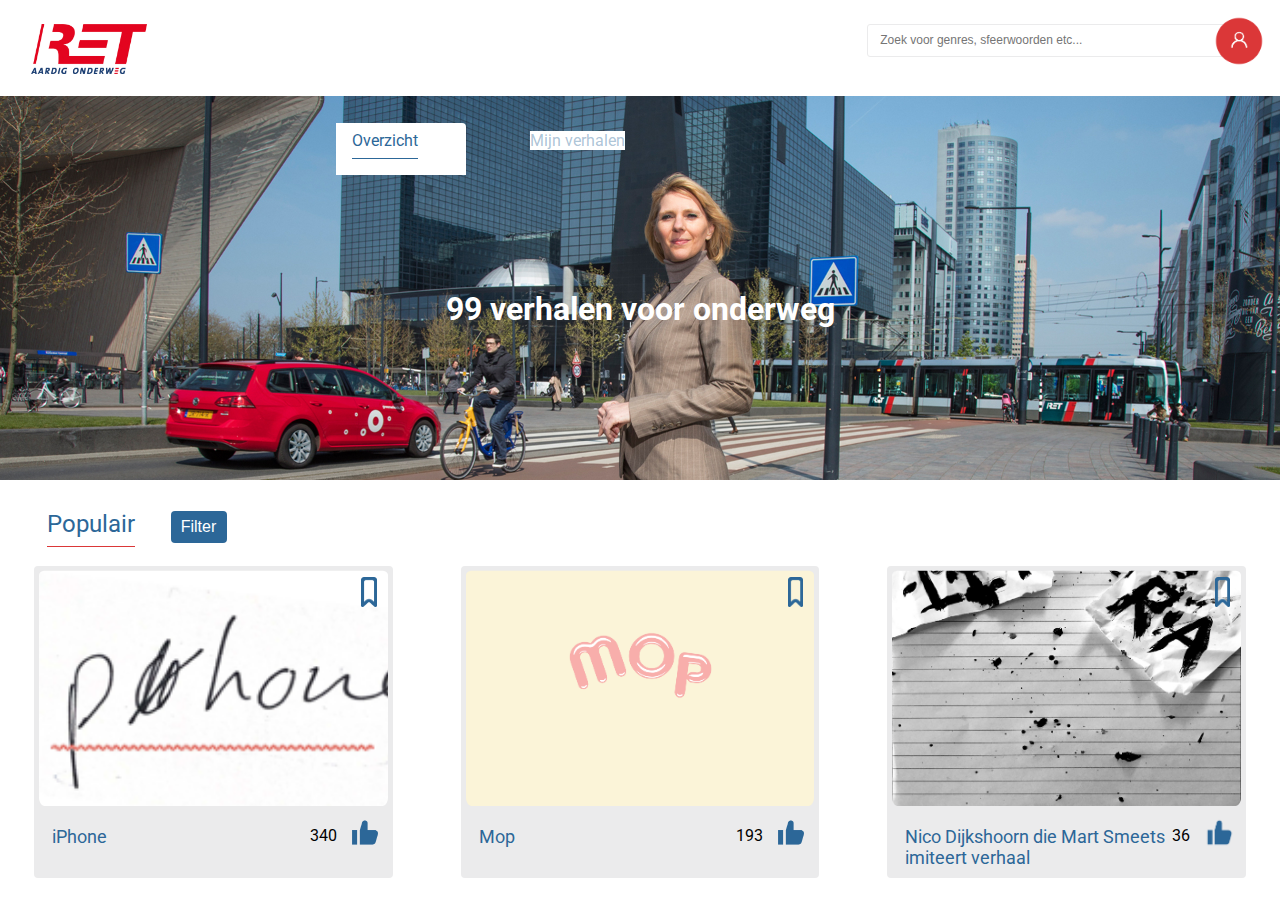
<file: index.html>
<!DOCTYPE html>
<html lang="nl">
<head>
    <meta charset="UTF-8">
    <meta name="viewport" content="width=device-width, initial-scale=1.0">
    <meta http-equiv="X-UA-Compatible" content="ie=edge">
    <title>99 Verhalen website</title>
    <link rel="stylesheet" href="css/style.css">
</head>
<body>
    <header>
        <ul>
            <li><img src="images/689.jpg" alt="Ret Logo" id="retlogo"></li>
            <li class="zoekbalktablet" ><input class="typetablet" type="text" name="locatie"  placeholder="Zoek voor genres, sfeerwoorden etc..."></li> <!-- zoekbalk bij tablet en desktop-->
            <li>
                <a href="login.html">
                    <img src="images/account.png" alt="account icoontje rood" id="account">
                </a>
            </li>
        </ul> 
 <img id="tendimg" src="images/vrouwret.jpg" alt="vrouwvanret">
        <ul class="filterul">
         <li id="overzichtaan">
            <a class="classoverzicht" href="index.html">Overzicht</a> <!-- nav binnen de website-->
         </li>
         <li id="verhalen">
            <a class="classverhalen" href="mijnverhalen.html"> Mijn verhalen</a> <!-- nav binnen de website-->
            <img class="meldingverhalen" src="images/1.gif" alt="gifje voor melding verhaal toegevoegd">
         </li>
        </ul>
      <h1 class="welkomstitel">99 verhalen voor onderweg</h1>
    </header>
<main>
 <section class="filteroptie">
  <div class="accstyling"> 
    <h2> Populair </h2>
    <button class="accordion"> Filter </button>
  </div>
      <form action="submit"> <!-- Formulier-->
        <fieldset>  
          <div class="filter">
             <input class="type" type="text" name="locatie"  placeholder="Zoek voor genres, sfeerwoorden etc..."> <!-- Inputveld bij mobiel -->

             <label  class="form" for="leesduur"> Leesduur</label> <!-- Keuze voor leesduur -->
             <select name="duur" id="leesduur">
                <option value="Geen"> - </option>
                <option value="ondervijf">2 minuten </option>
                <option value="vijftottien">5 minuten </option>
                <option value="meerdantien">10 minuten </option>
             </select>
             
             <label class="form" for="genre">Genre</label> <!-- Keuze voor genre -->
             <select name="genre" id="genre">
                <option value="Geen"> - </option>
                <option value="Agressief">Agressief (7) </option>
                <option value="Beknopt">Beknopt (10) </option>
                <option value="Chagerijnig"> Chagerijnig (8) </option>
                <option value="Drama">Drama (18) </option>
                <option value="Fantasie">Fantasie (4) </option>
                <option value="Grappig">Grappig (18) </option>
                <option value="Mysterieus">Mysterieus (10) </option>
                <option value="Serieus">Serieus (8) </option>
                <option value="Verwarrend">Verwarrend (14) </option>
                <option value="Vrolijk">Vrolijk (9) </option>
                <option value="Overig">Overig (12) </option>
             </select>

             <label class="form" for="sorteer">Sorteren op</label> <!-- Keuze om verhalen te sorteren -->
             <select name="kenmerken" id="sorteer">
                <option value="nogniet">Nog niet gelezen</option>
                <option value="hoog">Populariteit (Hoog naar Laag)</option>
                <option value="laag">Populariteit (Laag naar Hoog)</option>
                <option value="alfabeta">A-Z</option>
                <option value="alfabetz">Z-A</option>
             </select>
             
            </div>   

           <a href="resultaten.html" class="zoekknop">
               Zoeken!
            <!--<input type="submit" class="zoekknopform" value="Zoeken!">-->
           </a>

        </fieldset>
      </form>
 </section>
   
    <section class="flexen">
      <h3>Articles</h3>
        <article> <!-- verhalen -->
          <header>
             <img id="img" src="images/bookmark.png" alt="bookmarkicoon">
           <a href="verhaal.html">
             <img class="artimg" src="images/iphone.png" alt="Iphone logo">
           </a>
          </header>
          <footer>
             <h4>iPhone</h4>
             <img class="like"  src="images/like.png" alt="like">
             <p class="pabso">340</p>
          </footer>
        </article>

        <article> <!-- verhalen -->
            <header>
                <img class="bookmark" src="images/bookmark.png" alt="bookmarkicoon">
                <img class="artimg"  src="images/mop.png" alt="schilderij van het sfeerwoord mop">
            </header>
            <footer>
                <h4>Mop</h4>
                <img class="like"  src="images/like.png" alt="like">
                <p class="pabso">193</p>
            </footer>
        </article>
        
        <article> <!-- verhalen -->
            <header>
                <img class="bookmark" src="images/bookmark.png" alt="bookmarkicoon">
                <img class="artimg" src="images/Lepra.jpg" alt="Een foto van Nico Dijkshoorn">
            </header>
            <footer>
                <h4>Nico Dijkshoorn die Mart Smeets imiteert verhaal</h4>
                <img class="like"  src="images/like.png" alt="like">
                <p class="pabso">36</p>
            </footer>
        </article>
    </section>
    
</main>
    <script src="js/script.js"></script>
</body>
</html>
</file>
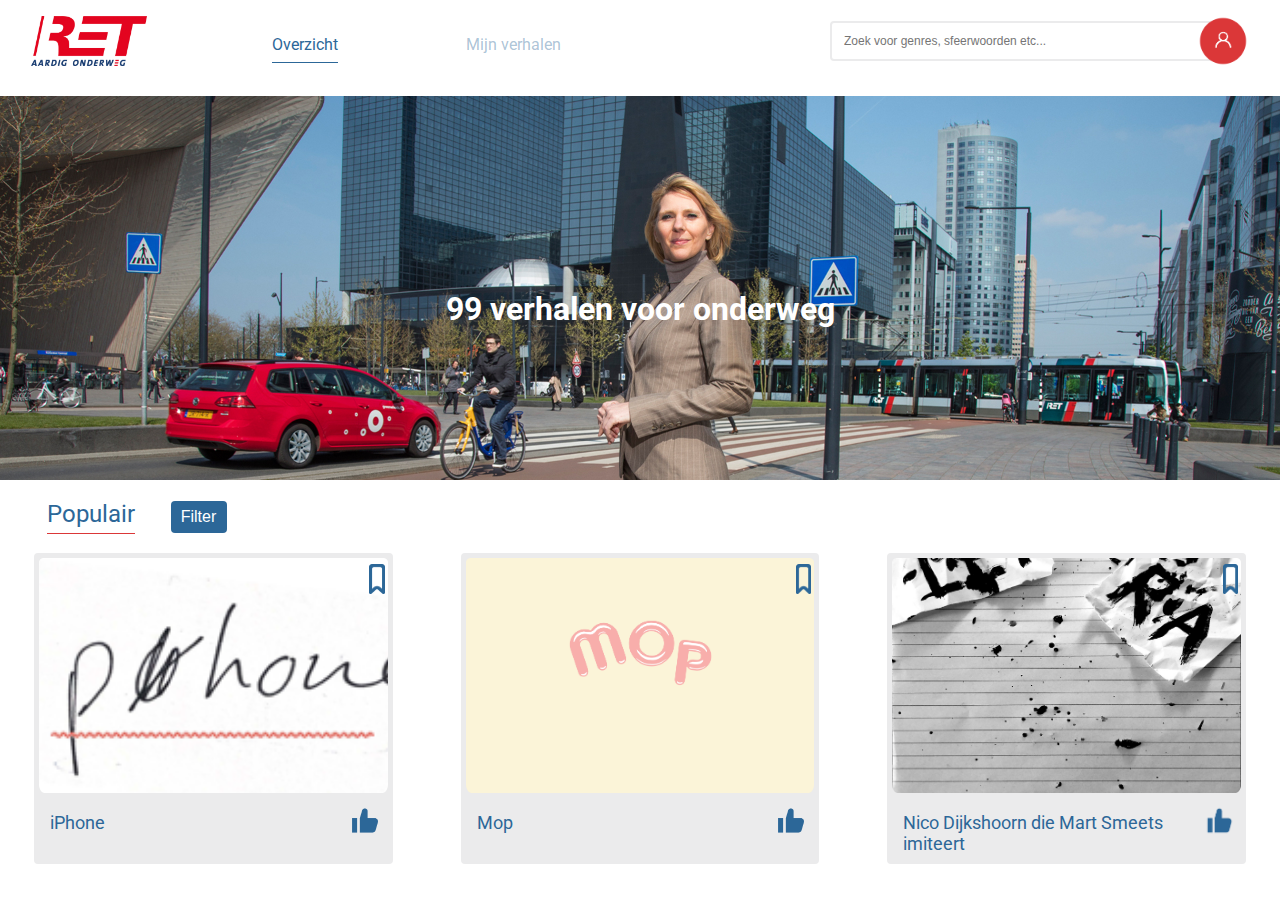
<file: Frontend/index.html>
<!DOCTYPE html>
<html lang="nl">
<head>
    <meta charset="UTF-8">
    <meta name="viewport" content="width=device-width, initial-scale=1.0">
    <meta http-equiv="X-UA-Compatible" content="ie=edge">
    <title>99 Verhalen website</title>
    <link rel="stylesheet" href="css/style.css">
</head>
<body>
    <header>
        <ul>
            <li><img src="images/689.jpg" alt="Ret Logo" id="retlogo"></li>
            <li class="zoekbalktablet" ><input class="typetablet" type="text" name="locatie"  placeholder="Zoek voor genres, sfeerwoorden etc..."> <!-- zoekbalk bij tablet en desktop-->
            <img src="images/account.png" alt="account icoontje rood" id="account"></li>
        </ul> 
 <img id="tendimg" src="images/vrouwret.jpg" alt="vrouwvanret">
     <ul class="filterul">
         <li id="overzichtaan">
            <a class="classoverzicht" href="index.html">Overzicht</a> <!-- nav binnen de website-->
         </li>
         <li id="verhalen">
            <a class="classverhalen" href="mijnverhalen.html"> Mijn verhalen</a> <!-- nav binnen de website-->
         </li>
        </ul>
      <h1 class="welkomstitel">99 verhalen voor onderweg</h1>
    </header>
<main>
 <section class="filteroptie">
  <div class="accstyling"> 
    <h2> Populair </h2>
    <button class="accordion"> Filter </button>
  </div>
      <form action="submit"> <!-- Formulier-->
        <fieldset>  
          <div class="filter">
             <input class="type" type="text" name="locatie"  placeholder="Zoek voor genres, sfeerwoorden etc..."> <!-- Inputveld bij mobiel -->

             <label  class="form" for="leesduur">Leesduur</label> <!-- Keuze voor leesduur -->
             <select name="duur" id="leesduur">
                <option value="Geen"> - </option>
                <option value="ondervijf">&lt; 5 minuten</option>
                <option value="vijftottien">5 - 10 minuten</option>
                <option value="meerdantien">&gt; 10 minuten</option>
             </select>
             
             <label class="form">Genre</label> <!-- Keuze voor genre -->
             <select name="genre" id="genre">
                <option value="Geen"> - </option>
                <option value="Agressief">Agressief </option>
                <option value="Beknopt">Beknopt</option>
                <option value="Drama">Drama</option>
                <option value="Grappig">Grappig</option>
                <option value="Verwarrend">Verwarrend</option>
                <option value="Vrolijk">Vrolijk</option>
                <option value="Poetisch">Poetisch</option>
             </select>

             <label class="form" for="sorteer">Sorteren op</label> <!-- Keuze om verhalen te sorteren -->
             <select name="kenmerken" id="sorteer">
                <option value="Geen"> - </option>
                <option value="hoog">Populariteit (Hoog naar Laag)</option>
                <option value="laag">Populariteit (Laag naar Hoog)</option>
                <option value="alfabeta">A-Z</option>
                <option value="alfabetz">Z-A</option>
             </select>
             
            </div>   

           <a href="resultaten.html" class="zoekknop">
               Zoeken!
            <!--<input type="submit" class="zoekknopform" value="Zoeken!">-->
           </a>

        </fieldset>
      </form>
 </section>
   
    <section class="flexen">
      <h3>Articles</h3>
        <article> <!-- verhalen -->
          <header>
             <img id="img" src="images/bookmark.png" alt="bookmarkicoon">
           <a href="verhaal.html">
             <img class="artimg" src="images/iphone.png" alt="Iphone logo">
           </a>
          </header>
          <footer>
             <h4>iPhone</h4>
             <img class="like"  src="images/like.png" alt="like"> 
          </footer>
        </article>

        <article> <!-- verhalen -->
            <header>
                <img class="bookmark" src="images/bookmark.png" alt="bookmarkicoon">
                <img class="artimg"  src="images/mop.png" alt="schilderij van het sfeerwoord mop">
            </header>
            <footer>
                <h4>Mop</h4>
                <img class="like"  src="images/like.png" alt="like">
            </footer>
        </article>
        
        <article> <!-- verhalen -->
            <header>
                <img class="bookmark" src="images/bookmark.png" alt="bookmarkicoon">
                <img class="artimg" src="images/Lepra.jpg" alt="Een foto van Nico Dijkshoorn">
            </header>
            <footer>
                <h4>Nico Dijkshoorn die Mart Smeets imiteert</h4>
                <img class="like"  src="images/like.png" alt="like">
            </footer>
        </article>
    </section>
    
</main>
    <script src="js/script.js"></script>
</body>
</html>
</file>
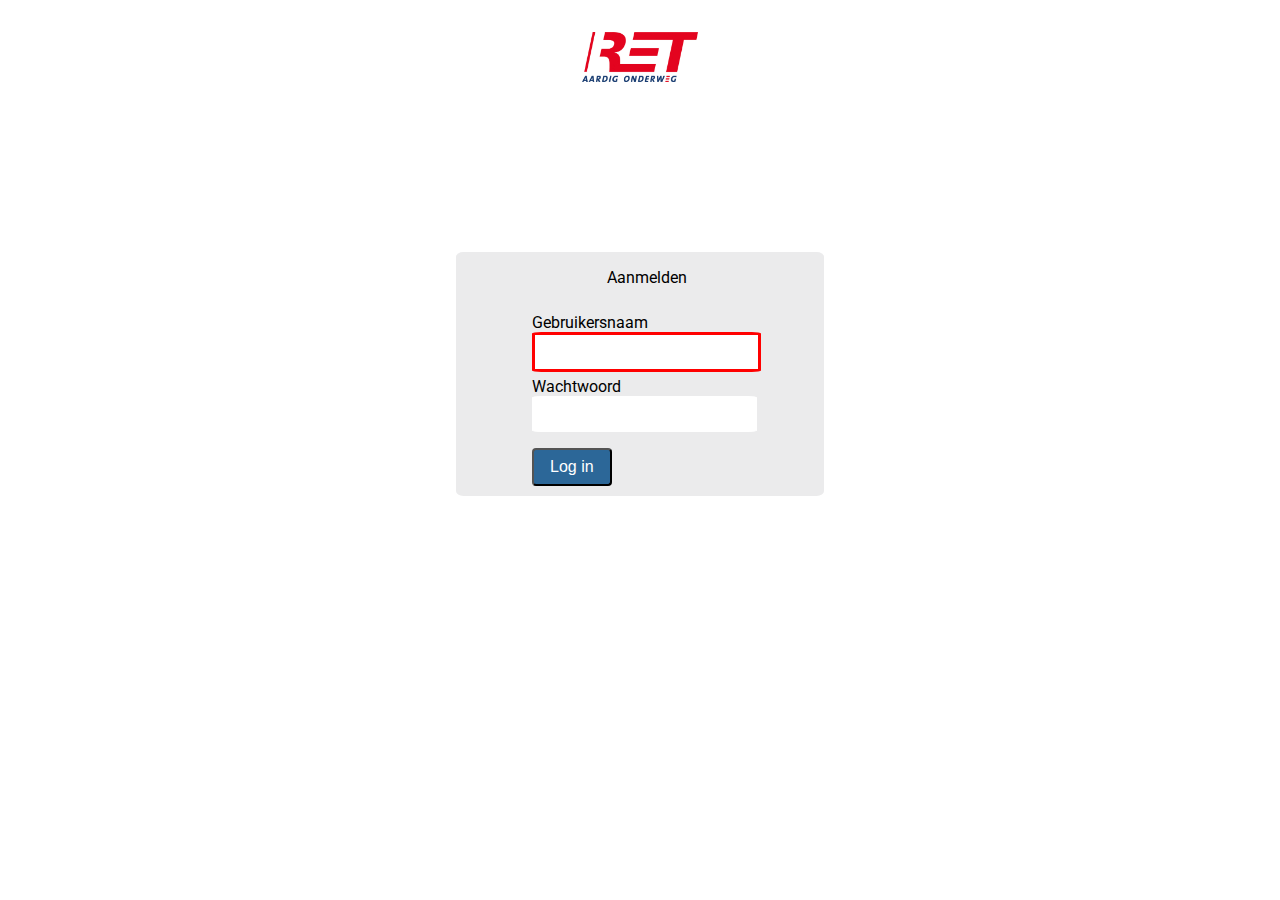
<file: login.html>
<!DOCTYPE html>
<html lang="nl">
<head>
    <meta charset="UTF-8">
    <meta name="viewport" content="width=device-width, initial-scale=1.0">
    <meta http-equiv="X-UA-Compatible" content="ie=edge">
    <title>99 Verhalen website</title>
    <link rel="stylesheet" href="css/style.css">
    <link rel="stylesheet" href="plugins/aos.css">
</head>

<body class="bodylogin">
    <header class="headerverhaallogin">
          <a href="index.html">
            <img src="images/689.jpg" alt="Ret Logo" id="retlogologin">
          </a>
            <a href="index.html"> 
            </a>
    </header>
    <form action="submit" class="formlogin">
        <fieldset>
            <legend>Aanmelden</legend>
			
			<label id="labellogin" for="login">Gebruikersnaam</label>
			<input type="email" id="textlogin"  name="login" required/>
			
			<label id="labellogin" for="password">Wachtwoord</label>
			<input type="password" id="textlogin" name="password" required/>			
            
            <input type="submit" id="buttonlogin" value="Log in">
        </fieldset>
    </form>
</body>
</html>
</file>
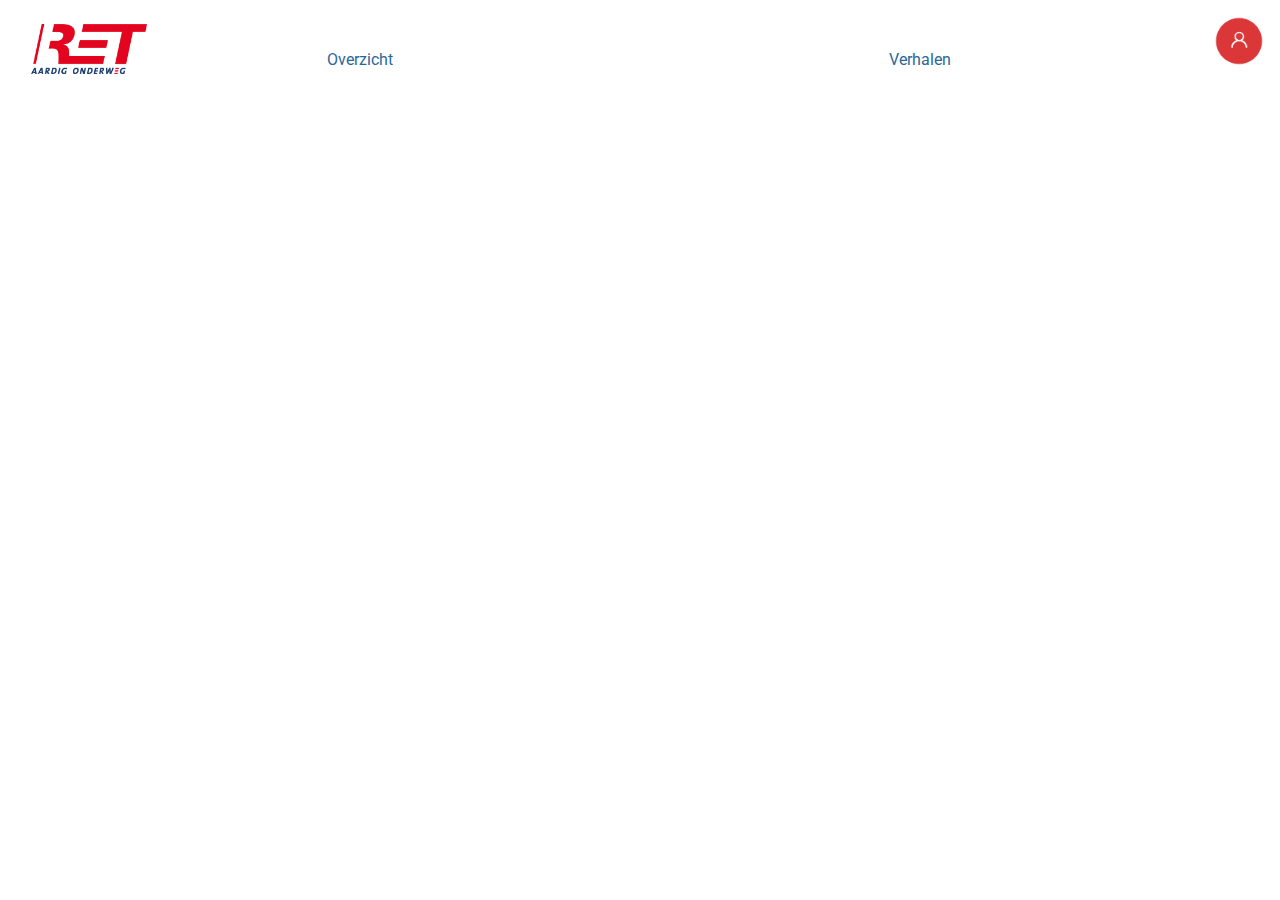
<file: mijnverhalen.html>
<!DOCTYPE html>
<html lang="en">
<head>
    <meta charset="UTF-8">
    <meta name="viewport" content="width=device-width, initial-scale=1.0">
    <meta http-equiv="X-UA-Compatible" content="ie=edge">
    <title>Mijn verhalen</title>
    <link rel="stylesheet" href="css/style.css">
</head>
<body>
     <header>
        <img src="images/689.jpg" alt="Ret Logo" id="retlogo">
        <img src="images/account.png" alt="account icoontje rood" id="account">
    </header>
     <ul>
         <li id="overzicht">
            <a href="index.html">Overzicht</a>
         </li>
         <li id="verhalenaan">
            <a  href="mijnverhalen.html">Verhalen</a>
         </li>
     </ul>
</body>
</html>
</file>
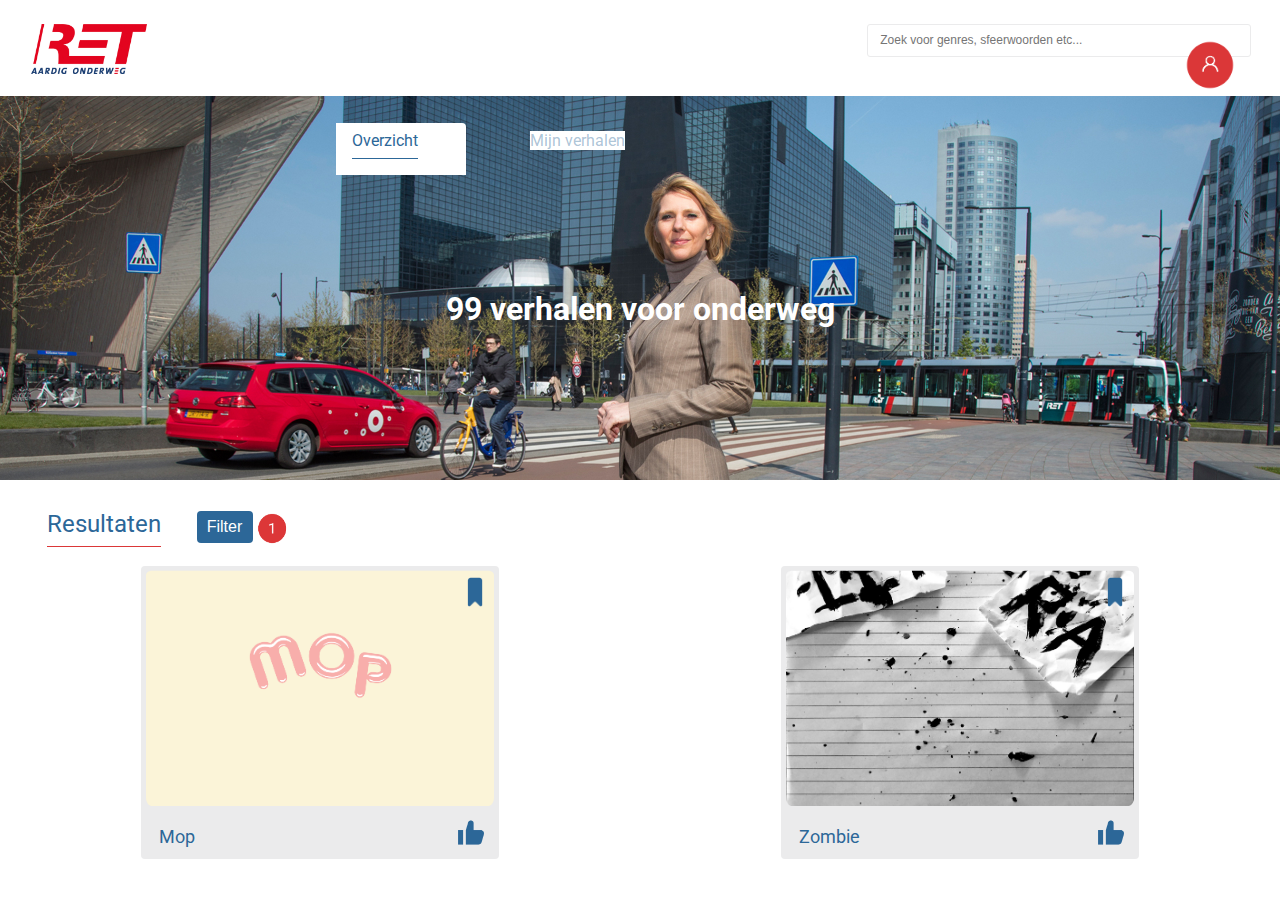
<file: resultaten.html>
<!DOCTYPE html>
<html lang="nl">
<head>
    <meta charset="UTF-8">
    <meta name="viewport" content="width=device-width, initial-scale=1.0">
    <meta http-equiv="X-UA-Compatible" content="ie=edge">
    <title>99 Verhalen website</title>
    <link rel="stylesheet" href="css/style.css">
</head>
<body>
    <header>
        <ul>
            <li><img src="images/689.jpg" alt="Ret Logo" id="retlogo"></li>
            <li class="zoekbalktablet" ><input class="typetablet" type="text" name="locatie"  placeholder="Zoek voor genres, sfeerwoorden etc..."> <!-- zoekbalk bij tablet en desktop-->
            <img src="images/account.png" alt="account icoontje rood" id="account"></li>
        </ul> 
 <img id="tendimg" src="images/vrouwret.jpg" alt="vrouwvanret">
        <ul class="filterul">
         <li id="overzichtaan">
            <a class="classoverzicht" href="index.html">Overzicht</a> <!-- nav binnen de website-->
         </li>
         <li id="verhalen">
            <a class="classverhalen" href="mijnverhalen.html"> Mijn verhalen</a> <!-- nav binnen de website-->
         </li>
        </ul>
      <h1 class="welkomstitel">99 verhalen voor onderweg</h1>
    </header>
<main>
    <section class="filteroptie">
   <div class="accstyling"> 
    <h2>Resultaten </h2>
    <button class="accordion"> Filter </button>
    <img class="gifnot" src="images/verhalen.gif" alt="notificatie van filteren">
   </div>
      <form action="submit"> <!-- Formulier-->
        <fieldset>  
          <div class="filter">
             <input class="type" type="text" name="locatie"  placeholder="Zoek voor genres, sfeerwoorden etc..."> <!-- Inputveld bij mobiel -->

             <label  class="form" for="leesduur">Leesduur</label> <!-- Keuze voor leesduur -->
             <select name="duur" id="leesduur">
                <option value="Geen"> - </option>
                <option value="ondervijf">&lt; 5 minuten</option>
                <option value="vijftottien">5 - 10 minuten</option>
                <option value="meerdantien">&gt; 10 minuten</option>
             </select>
             
             <label class="form" for="gerne">Genre</label> <!-- Keuze voor genre -->
             <select name="genre" id="genre">
                <option value="Geen"> - </option>
                <option value="Agressief">Agressief</option>
                <option value="Beknopt">Beknopt</option>
                <option value="Drama">Drama</option>
                <option value="Grappig">Grappig</option>
                <option value="Verwarrend">Verwarrend</option>
                <option value="Vrolijk">Vrolijk</option>
                <option value="Poetisch">Poetisch</option>
             </select>

             <label class="form" for="sorteer">Sorteren op</label> <!-- Keuze om verhalen te sorteren -->
             <select name="kenmerken" id="sorteer">
                <option value="Geen"> - </option>
                <option value="hoog">Populariteit (Hoog naar Laag)</option>
                <option value="laag">Populariteit (Laag naar Hoog)</option>
                <option value="alfabeta">A-Z</option>
                <option value="alfabetz">Z-A</option>
             </select>
             
            </div>   

            <a href="resultaten.html" class="zoekknop">
                    Zoeken!
                 <!--<input type="submit" class="zoekknopform" value="Zoeken!">-->
                </a>
         </fieldset>
        </form>
    </section>
    <section class="flexen">
        <article class="resultatenart"> <!-- verhalen -->
            <header>
                <img class="bookmark" src="images/Iconsvol.png" alt="bookmarkicoon">
                <img class="artimg"  src="images/mop.png" alt="schilderij van het sfeerwoord mop">
            </header>
            <footer>
                <h4>Mop</h4>
                <img class="like"  src="images/like.png" alt="like">
            </footer>
        </article>

        <article class="resultatenart"> <!-- verhalen -->
            <header>
                <img class="bookmark" src="images/Iconsvol.png" alt="bookmarkicoon">
                <img class="artimg" src="images/Lepra.jpg" alt="Een foto van Nico Dijkshoorn">
            </header>
            <footer>
                <h4>Zombie</h4>
                <img class="like"  src="images/like.png" alt="like">
            </footer>
        </article>
    </section>
    
</main>
    <script src="js/script.js"></script>
</body>
</html>
</file>
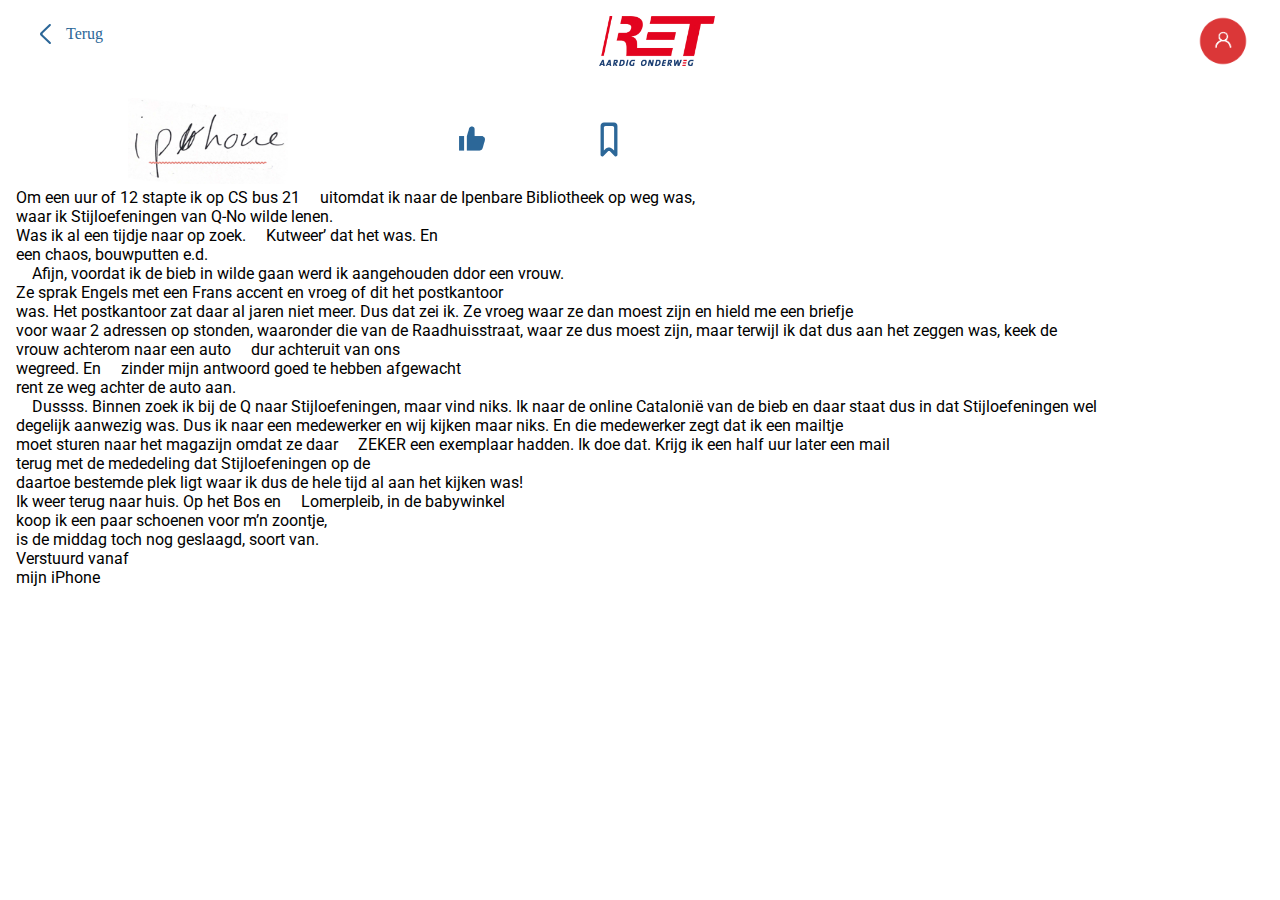
<file: verhaal.html>
<!DOCTYPE html>
<html lang="nl">
<head>
    <meta charset="UTF-8">
    <meta name="viewport" content="width=device-width, initial-scale=1.0">
    <meta http-equiv="X-UA-Compatible" content="ie=edge">
    <title>99 Verhalen website</title>
    <link rel="stylesheet" href="css/style.css">
    <link rel="stylesheet" href="plugins/aos.css">
</head>

<body>
    <header class="headerverhaal">
           <a href="index.html"> 
               <img src="images/terug.svg" alt="terugknop">
           </a>
            <img src="images/689.jpg" alt="Ret Logo" id="retlogoverhaal">
            <img src="images/account.png" alt="account icoontje rood" id="accountverhaal">
    </header>
<main>

    <img class="iphoneverhaalimg" src="images/iphone.png" alt="iphonelogo">
    <img class="likeverhaal"  src="images/like.png" alt="like">
    <img class="bookmarkverhaal" src="images/icon.svg" alt="bookmarkicoon">
    <p class="verhaaliphone">
    
    <p id="pinline">Om een uur of 12 stapte ik op CS bus 21 <div id="hover1">uitomdat<div id="hiddentext">uit omdat</div></div> ik naar de <div id="hover2">Ipenbare<div id="hiddentext">Openbare</div></div> Bibliotheek op weg was, </p>
    <p>waar ik Stijloefeningen van Q-No wilde lenen.</p>
    <p id="pinline">Was ik al een tijdje naar op zoek. <div id="hover3">Kutweer’<div id="hiddentext">Kutweer</div></div> dat het was. En </p>
    <p>een chaos, bouwputten e.d.</p>
    <p id="pinline"><div id="hover4">Afijn<div id="hiddentext">Ah fijn</div></div>, voordat ik de bieb in wilde gaan werd ik aangehouden ddor een vrouw. </p>
    <p>Ze sprak Engels met een Frans accent en vroeg of dit het postkantoor </p>
    <p>was. Het postkantoor zat daar al jaren niet meer. Dus dat zei ik. Ze vroeg waar ze dan moest zijn en hield me een briefje </p>
    <p>voor waar 2 adressen op stonden, waaronder die van de Raadhuisstraat, waar ze dus moest zijn, maar terwijl ik dat dus aan het zeggen was, keek de </p>
    <p id="pinline">vrouw achterom naar een auto <div id="hover5">dur<div id="hiddentext">die</div></div> achteruit van ons </p>
    <p id="pinline">wegreed. En <div id="hover6">zinder<div id="hiddentext">zonder</div></div> mijn antwoord goed te hebben afgewacht </p>
    <p>rent ze weg achter de auto aan.</p>
    <p id="pinline"><div id="hover7">Dussss<div id="hiddentext">Dus</div></div>. Binnen zoek ik bij de Q naar Stijloefeningen, maar vind niks. Ik naar de online Catalonië van de bieb en daar staat dus in dat Stijloefeningen wel </p>     
    <p>degelijk aanwezig was. Dus ik naar een medewerker en wij kijken maar niks. En die medewerker zegt dat ik een mailtje </p>
    <p id="pinline">moet sturen naar het magazijn omdat ze daar <div id="hover8">ZEKER<div id="hiddentext">zeker</div></div> een exemplaar hadden. Ik doe dat. Krijg ik een half uur later een mail</p> 
    <p>terug met de mededeling dat Stijloefeningen op de </p>
    <p>daartoe bestemde plek ligt waar ik dus de hele tijd al aan het kijken was!</p>
    <p id="pinline">Ik weer terug naar huis. Op het Bos en <div id="hover9">Lomerpleib<div id="hiddentext">Lommerplein</div></div>, in de babywinkel</p>
    <p>koop ik een paar schoenen voor m’n zoontje, </p>
    <p>is de middag toch nog geslaagd, soort van. </p>    
    <p> Verstuurd vanaf </p>
    <p> mijn iPhone </p>
    </p>

</main>
    <script src="js/script.js"></script>
    <script src="plugins/aos.js"></script>  
    <script type="text/javascript">
        AOS.init();
    </script>
</body>
</html>
</file>
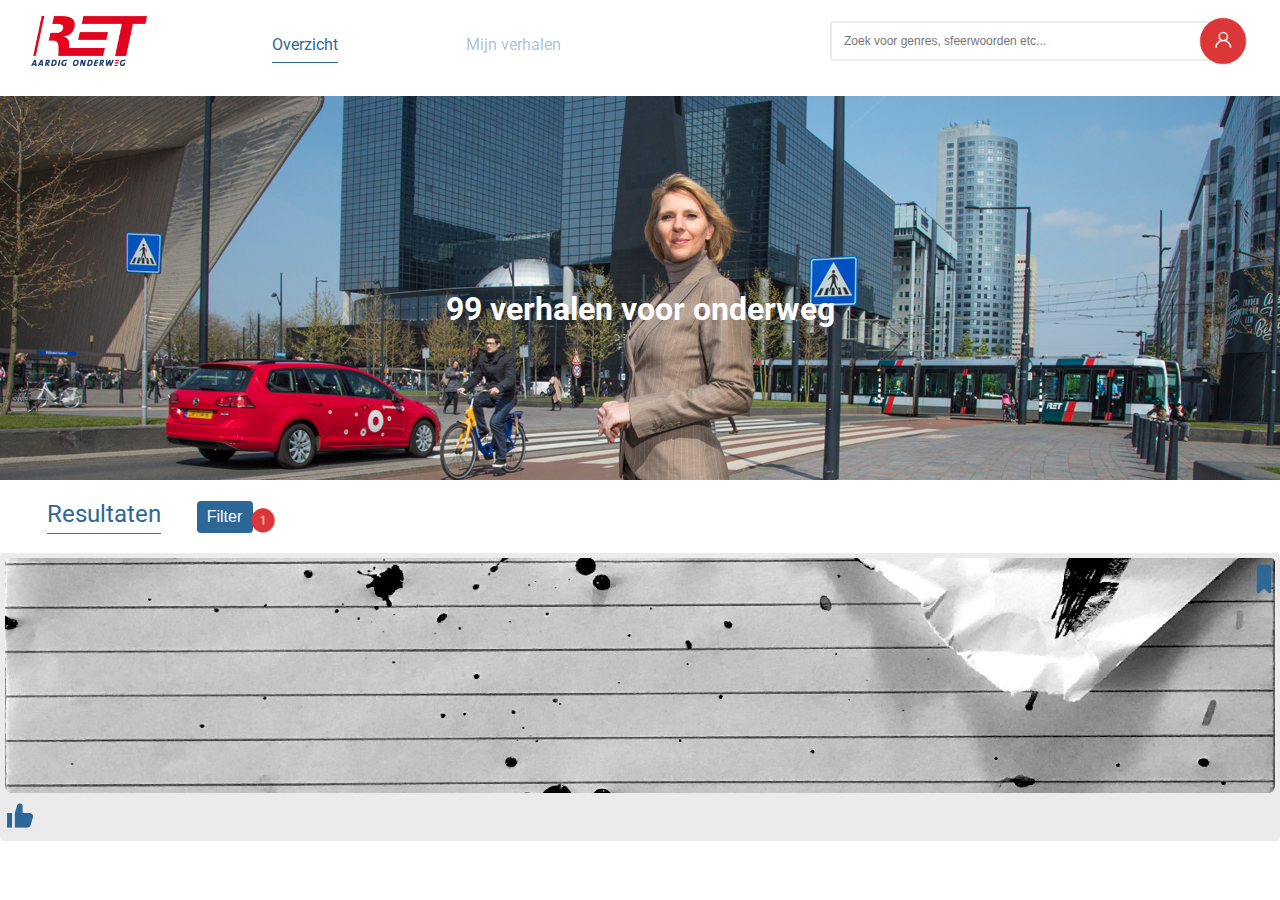
<file: Frontend/resultaten.html>
<!DOCTYPE html>
<html lang="nl">
<head>
    <meta charset="UTF-8">
    <meta name="viewport" content="width=device-width, initial-scale=1.0">
    <meta http-equiv="X-UA-Compatible" content="ie=edge">
    <title>99 Verhalen website</title>
    <link rel="stylesheet" href="css/style.css">
</head>
<body>
    <header>
        <ul>
            <li><img src="images/689.jpg" alt="Ret Logo" id="retlogo"></li>
            <li class="zoekbalktablet" ><input class="typetablet" type="text" name="locatie"  placeholder="Zoek voor genres, sfeerwoorden etc..."> <!-- zoekbalk bij tablet en desktop-->
            <img src="images/account.png" alt="account icoontje rood" id="account"></li>
        </ul> 
 <img id="tendimg" src="images/vrouwret.jpg" alt="vrouwvanret">
     <ul class="filterul">
         <li id="overzichtaan">
            <a class="classoverzicht" href="index.html">Overzicht</a> <!-- nav binnen de website-->
         </li>
         <li id="verhalen">
            <a class="classverhalen" href="mijnverhalen.html"> Mijn verhalen</a> <!-- nav binnen de website-->
         </li>
        </ul>
      <h1 class="welkomstitel">99 verhalen voor onderweg</h1>
    </header>
<main>
    <section class="filteroptie">
   <div class="accstyling"> 
    <h2>Resultaten </h2>
    <button class="accordion"> Filter </button>
    <img class="gifnot" src="images/verhalen.gif" alt="notificatie van filteren">
   </div>
      <form action="submit"> <!-- Formulier-->
        <fieldset>  
          <div class="filter">
             <input class="type" type="text" name="locatie"  placeholder="Zoek voor genres, sfeerwoorden etc..."> <!-- Inputveld bij mobiel -->

             <label  class="form" for="leesduur">Leesduur</label> <!-- Keuze voor leesduur -->
             <select name="duur" id="leesduur">
                <option value="Geen"> - </option>
                <option value="ondervijf">&lt; 5 minuten</option>
                <option value="vijftottien">5 - 10 minuten</option>
                <option value="meerdantien">&gt; 10 minuten</option>
             </select>
             
             <label class="form" for="gerne">Genre</label> <!-- Keuze voor genre -->
             <select name="genre" id="genre">
                <option value="Geen"> - </option>
                <option value="Agressief">Agressief</option>
                <option value="Beknopt">Beknopt</option>
                <option value="Drama">Drama</option>
                <option value="Grappig">Grappig</option>
                <option value="Verwarrend">Verwarrend</option>
                <option value="Vrolijk">Vrolijk</option>
                <option value="Poetisch">Poetisch</option>
             </select>

             <label class="form" for="sorteer">Sorteren op</label> <!-- Keuze om verhalen te sorteren -->
             <select name="kenmerken" id="sorteer">
                <option value="Geen"> - </option>
                <option value="hoog">Populariteit (Hoog naar Laag)</option>
                <option value="laag">Populariteit (Laag naar Hoog)</option>
                <option value="alfabeta">A-Z</option>
                <option value="alfabetz">Z-A</option>
             </select>
             
            </div>   

            <a href="resultaten.html" class="zoekknop">
                    Zoeken!
                 <!--<input type="submit" class="zoekknopform" value="Zoeken!">-->
                </a>
         </fieldset>
        </form>
    </section>
        
        <article> <!-- verhalen -->
            <header>
                <img class="bookmark" src="images/Iconsvol.png" alt="bookmarkicoon">
                <img class="artimg" src="images/Lepra.jpg" alt="Een foto van Nico Dijkshoorn">
            </header>
            <footer>
                <h3>Nico Dijkshoorn die Mart Smeets imiteert</h3>
                <img class="like"  src="images/like.png" alt="like">
            </footer>
        </article>
    </section>
    
</main>
    <script src="js/script.js"></script>
</body>
</html>
</file>
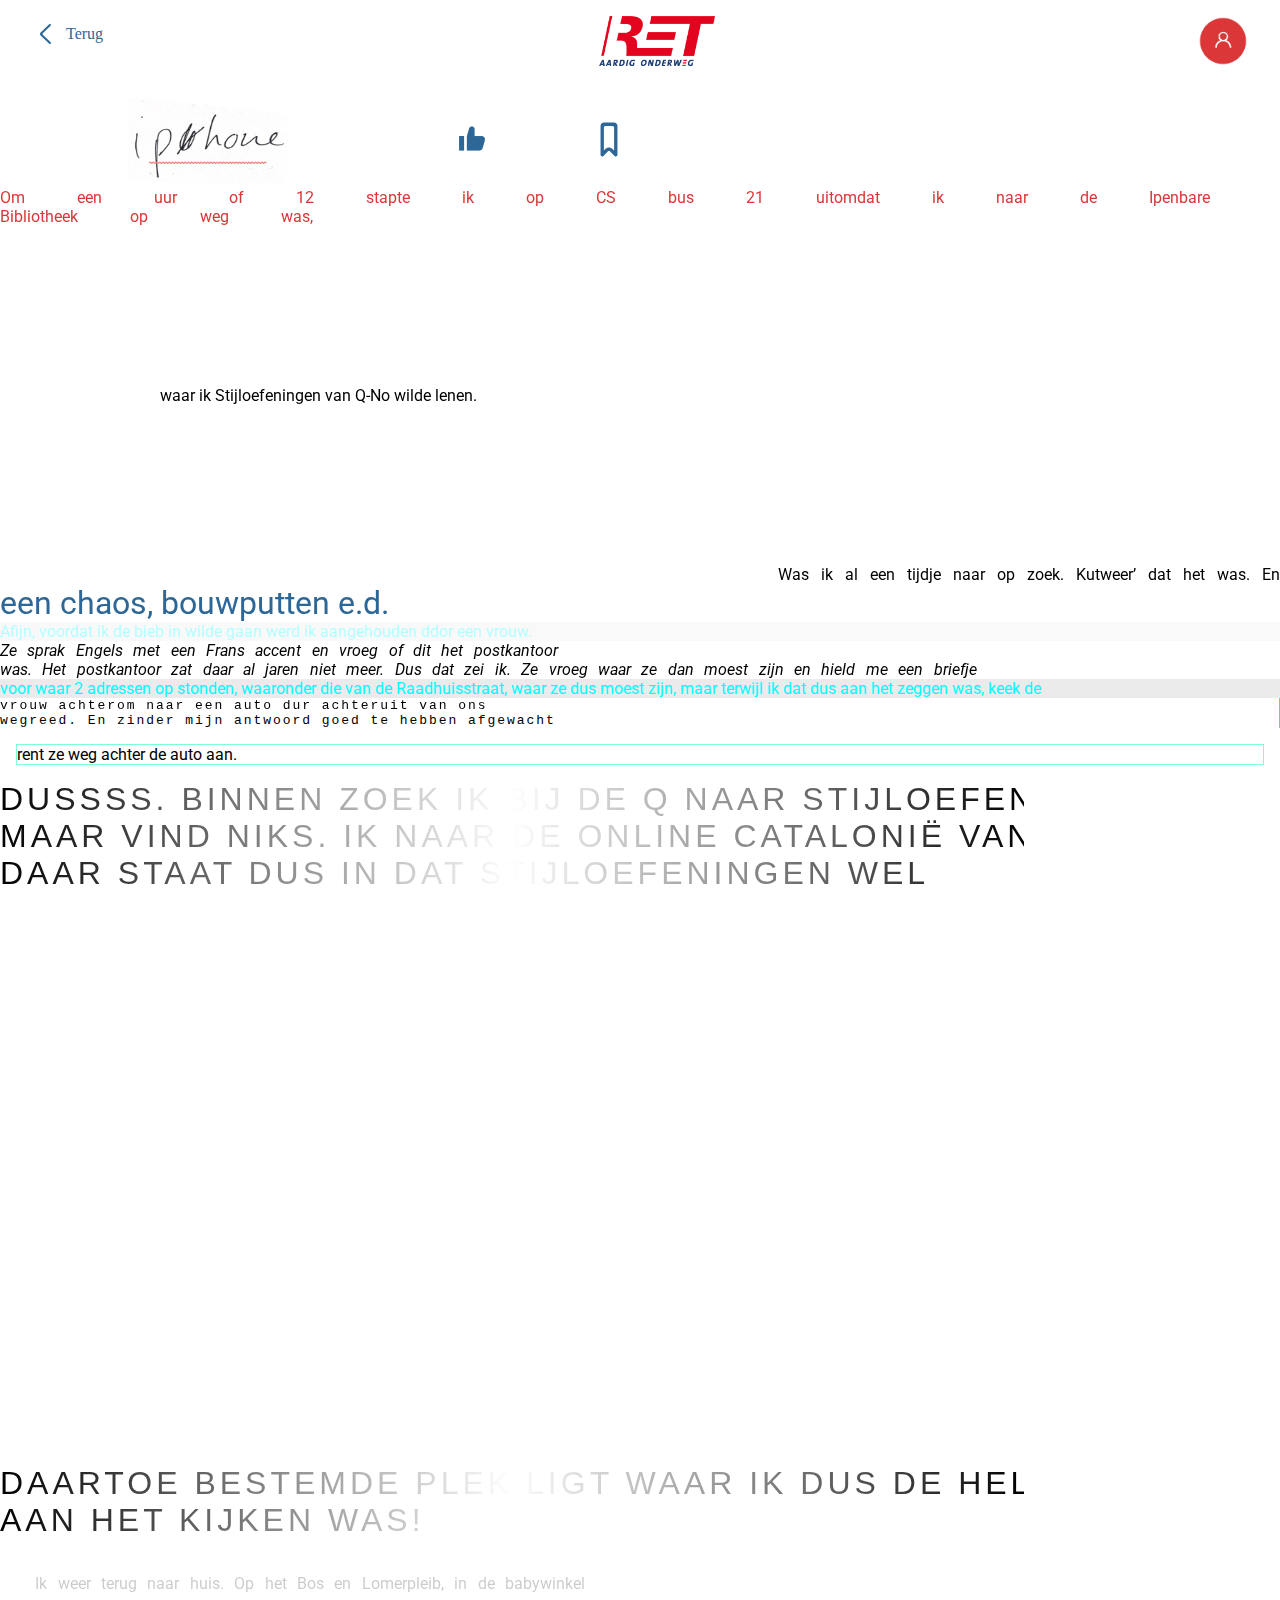
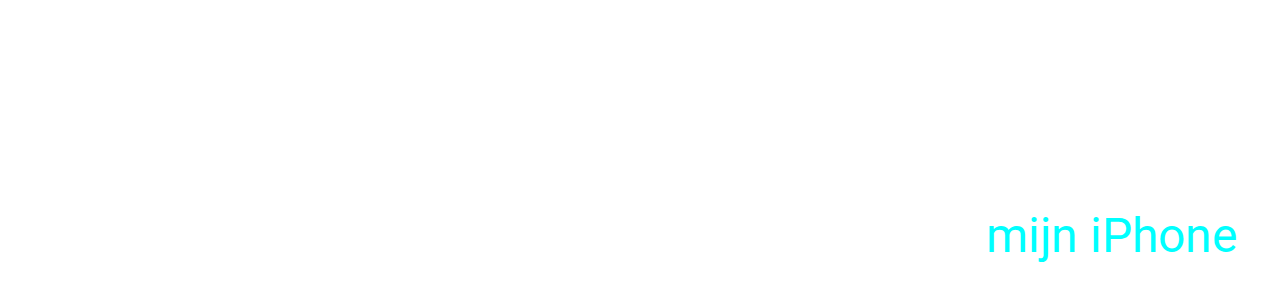
<file: Frontend/verhaal.html>
<!DOCTYPE html>
<html lang="nl">
<head>
    <meta charset="UTF-8">
    <meta name="viewport" content="width=device-width, initial-scale=1.0">
    <meta http-equiv="X-UA-Compatible" content="ie=edge">
    <title>99 Verhalen website</title>
    <link rel="stylesheet" href="css/style.css">
    <link rel="stylesheet" href="plugins/aos.css">
</head>

<body>
    <header class="headerverhaal">
           <a href="index.html"> 
               <img src="images/terug.svg" alt="terugknop">
           </a>
            <img src="images/689.jpg" alt="Ret Logo" id="retlogoverhaal">
            <img src="images/account.png" alt="account icoontje rood" id="accountverhaal">
    </header>
<main>

    <img class="iphoneverhaalimg" src="images/iphone.png" alt="iphonelogo">
    <img class="likeverhaal"  src="images/like.png" alt="like">
    <img class="bookmarkverhaal" src="images/icon.svg" alt="bookmarkicoon">
    <p class="verhaaliphone">
    <div class="item1" data-aos="fade-in">Om een uur of 12 stapte ik op CS bus 21 uitomdat ik naar de Ipenbare Bibliotheek op weg was, </div>
    <div class="item2" data-aos="fade-down-right">waar ik Stijloefeningen van Q-No wilde lenen.</div>
    <div class="item3"data-aos="fade-">Was ik al een tijdje naar op zoek. Kutweer’ dat het was. En </div>
    <div class="item4"data-aos="fade-left">een chaos, bouwputten e.d.</div>
    <div class="item5"data-aos="flip-right">Afijn, voordat ik de bieb in wilde gaan werd ik aangehouden ddor een vrouw. </div>
    <div class="item6"data-aos="zoom-in-up">Ze sprak Engels met een Frans accent en vroeg of dit het postkantoor </div>
    <div class="item6"data-aos="fade-in">was. Het postkantoor zat daar al jaren niet meer. Dus dat zei ik. Ze vroeg waar ze dan moest zijn en hield me een briefje </div>
    <div class="item7"data-aos="zoom-out-up">voor waar 2 adressen op stonden, waaronder die van de Raadhuisstraat, waar ze dus moest zijn, maar terwijl ik dat dus aan het zeggen was, keek de </div>
    <div class="item8"data-aos="fade-in">vrouw achterom naar een auto dur achteruit van ons </div>
    <div class="item9">wegreed. En zinder mijn antwoord goed te hebben afgewacht </div>
    <div class="item10">rent ze weg achter de auto aan.</div>
    <div class="item11">Dussss. Binnen zoek ik bij de Q naar Stijloefeningen, maar vind niks. Ik naar de online Catalonië van de bieb en daar staat dus in dat Stijloefeningen wel </div>     
    <div class="item12" data-aos="zoom-in-right">degelijk aanwezig was. Dus ik naar een medewerker en wij kijken maar niks. En die medewerker zegt dat ik een mailtje </div>
    <div class="item13"data-aos="fade-up"
    data-aos-duration="3000">moet sturen naar het magazijn omdat ze daar ZEKER een exemplaar hadden. Ik doe dat. Krijg ik een half uur later een mail</div> 
    <div class="item14" data-aos="zoom-in-right">terug met de mededeling dat Stijloefeningen op de </div>
    <div class="item15" data-aos="fade-left"
    data-aos-anchor="#example-anchor"
    data-aos-offset="500"
    data-aos-duration="500">daartoe bestemde plek ligt waar ik dus de hele tijd al aan het kijken was!</div>
    <div class="item16">Ik weer terug naar huis. Op het Bos en Lomerpleib, in de babywinkel</div>
    <div class="item17" data-aos="zoom-in-right">koop ik een paar schoenen voor m’n zoontje, </div>
    <div class="item18" data-aos="flip-left"
    data-aos-easing="ease-out-cubic"
    data-aos-duration="2000">is de middag toch nog geslaagd, soort van. </div>    
    <div class="item19" data-aos="flip-left"
    data-aos-easing="ease-out-cubic"
    data-aos-duration="2000"> Verstuurd vanaf </div>
    <div class="item20"> mijn iPhone </div>
    </div>  
    </p>

</main>
    <script src="js/script.js"></script>
    <script src="plugins/aos.js"></script>  
    <script type="text/javascript">
        AOS.init();
    </script>
</body>
</html>
</file>
<file: css/style.css>
@import url('https://fonts.googleapis.com/css?family=Roboto');

*{
    box-sizing: border-box;
    outline: none;
    font-size: 1em;
    /*transition: all 0.4s;*/
}

/* Telefoon */

body {
    margin: 0;
    font-family: 'Roboto', sans-serif;
}

a {
    text-decoration: none;
}

li a:focus { 
    color: #DB3738;
    padding-bottom: 0.5em;
}

a:hover {
   color: #DB3738;
}

article:hover{
    box-shadow: 0 0.065em red;
}

article:focus{
    box-shadow: 0.065em red;
}

button {    /* Filter button*/
    padding: 0.313em 1.875em;
    color: white;
    font-weight: bold;
    border-radius: 0.25em;
    font-size: 1em;
}

label{ /* Form */
    display: block;
}

h2 { /* Populair tekst*/
    font-size: 1.5em;
    margin: 1.25em 0 0.8em 1em;
    padding-bottom: 0.313em;
    border-bottom: 0.063em #DB3738 solid;
    display: inline-block;
    color: #2C6798;
    font-weight: normal;
}

h3 {
    display: none;
}

h4{ /* Tekst bij de verhalen (voorkant)*/
    margin: 0.625em 0 0.313em 1em;
    font-weight: normal;
    color: #2C6798;
    font-size: 1.125em;
}

p{ /* Tekst*/
    font-size: 1em;
    margin: 0 1em 0 1em;
}

article{ /* Verhalen*/
    margin: 0.75em 1em;
    background-color: #EBEBEC;
    border-radius: 0.25em;
    position: relative;
}

ul li{ /* Nav*/
    flex: 1;
    text-align: center;
    white-space: nowrap;
}

header { /* Elementen in header zijn absolute*/
    position: relative;
    min-height: 3.125em;
}

ul { /* Nav*/
    display: flex;
    justify-content: space-around;
    padding: 0;
    margin: 0;
}

li { /* reset*/
    text-decoration: none;
    list-style: none;
}

fieldset{ /* Form fieldset*/
    border: none;
}

/*login scherm*/ 

loginpagina.bodylogin{
    color: #2C6798;
}

loginpagina#fieldset {
    background: #DB3738;
    width: 30%;
    margin: auto;
    border-radius: 4%;
    margin-top: 3em;
    border: 0;
}

.headerverhaallogin{
    margin-top:2em;
}

form{
    border-radius: 2%;
}

legend{
 margin: auto;
 padding: 1em;
}

.formlogin {
    width: 23em; 
    margin: 10.6em auto 0; 
    background: #EBEBEC;
}

.headerverhaal{
    margin: auto;
}

.inlogaanmelden {
    font-weight: normal;
}

#retlogologin{
    display: flex;
    justify-content: center;
}

#labellogin {
    margin-top: 0.3em;
}

#accountlogin{
    height: 3.125em;
    margin-top: 1em;
}

#textlogin{
    padding: 0.5em; 
    border: 1px solid #ffffff;
    border-radius: 4%;
}

input[type=email]:focus{
    box-shadow: 0 0.2em #2C6798
}

input[type=password]:focus{
    box-shadow: 0 0.2em #2C6798
}

input[type=email]:valid{
    border: lightgreen 0.2em solid !important;
}

input[type=email]:invalid{
    border: red 0.2em solid !important;
}

input[type=]:invalid{
    border: red 0.2em solid !important;
}


#buttonlogin {
    background-color: #2C6798;
    color: white;
    padding: 0.5em 1em 0.5em 1em;
    border-radius: 0.25em;
    margin-top: 1em;
    cursor: pointer;
    display: inline;
  }

#buttonlogin:hover{
    color: #DB3738;
    background: #ffffff;
}

/* einde login scherm */

/* verhaal opmaak*/

#hover1:hover #hiddentext {
    display:block;
    display: inline;
    text-decoration: none;
}
#hover2:hover #hiddentext {
    display:block;
    display: inline;
}
#hover3:hover #hiddentext{
    display:block;
    display: inline;
}
#hover4:hover #hiddentext{
    display:block;
    display: inline;
}
#hover5:hover #hiddentext{
    display:block;
    display: inline;
}
#hover6:hover #hiddentext{
    display:block;
    display: inline;
}
#hover7:hover #hiddentext{
    display:block;
    display: inline;
}
#hover8:hover #hiddentext{
    display:block;
    display: inline;
}
#hover9:hover #hiddentext{
    display:block;
    display: inline;
}

#hover1 {
    height: 50px;
    width: 300px;
    display: inline;
}

#hover2 {
    height: 50px;
    width: 300px;
    display: inline;
}

#hover3 {
    height: 50px;
    width: 300px;
    display: inline;
}

#hover4 {
    height: 50px;
    width: 300px;
    display: inline;
}

#hover5 {
    height: 50px;
    width: 300px;
    display: inline;
}

#hover6 {
    height: 50px;
    width: 300px;
    display: inline;
}

#hover7 {
    height: 50px;
    width: 300px;
    display: inline;
}

#hover8 {
    height: 50px;
    width: 300px;
    display: inline;
}

#hover9 {
    height: 50px;
    width: 300px;
    display: inline;
}

#hiddentext {
    display: none;
    background: green;
    color: #ffffff;
    padding: 0.2em;
    margin-left: 0.5em;
}

#pinline {
    display: inline;
}

/* Einde verhaal opmaak */

ul li a { /* Nav*/
    margin: auto;
    text-decoration: none;
    color: #2C6798;
    max-width: 5.4em;
    background: white;
}

section article footer { /* Article gebied om tekst en iconen toe te voegen*/
    position: relative;
    padding: 0.3em 0;
    display: flex;
    justify-content: space-between;
}

#retlogo { /* Icoon RET*/
    position: absolute;
    left: 0;
    right: 0;
    top: 1.2em;
    margin: 0 auto;
    height: 3.125em;
    display: block;
}

#retlogologin {
    height: 3.125em;
    width: auto;
    margin: auto;
}

#account { /*Icoon account*/
    height: 3.125em !important;   
    position: absolute !important;
    top: 1em !important;
    right: 1em !important;
}
.welkomstitel { /* Tekst voor tablet en desktop*/
    display: none;
}

.zoekknopform { /* Zoekknop styling*/
    background-color: #2C6798;
    color: #ffffff;
    padding: 0.5em 1em 0.5em 1em;
    border-radius: 0.25em;
}

#overzichtaan { /* Nav*/
    padding: 0.5em 3em;
    border-top-right-radius: 0.25em;
}

.classoverzicht { /* Nav*/
    border-bottom: #2C6798 solid 0.063em;
    display: block;
    padding-bottom: 0.5em;
}

.filterul { /* Nav*/
    padding-top: 6em;
}

#verhalen { /* Mijn verhalen in de nav*/
    position: relative;
    padding: 0.5em 3em;
}

.meldingverhalen {
    position: absolute;
    height: 4em;
    top: -0.8em;
    left: 8.3em;
    z-index: -1;
    transition: all 0.4s;
}

#tendimg { /* Foto vrouw niet laten zien op telefoon*/
    display: none;
}

.typetablet{ /* Invulveld niet laten zien op telefoon*/
    display: none;
}

.bookmark, #img { /* Icoon bookmark */
    position: absolute;
    width: auto;
    height: 1.875em;
    right: 0.5em;
    top: 0.7em;
    margin-right: 0.5em;
}

.pabso {
    position: absolute;
    right: 2.5em;
    top: 1em;
}

.accordion { /* Inklap form*/
    background-color: #ffffff;
    cursor: pointer;
    margin-left: 2em;
    padding: 0.063em;
    width: 3.5em;
    height: 2em;
    text-align: center;
    background: #2C6798;
    border: none;
    outline: none;
    color: rgb(255, 255, 255);
    font-weight: normal;
    font-size: 1em;
}

.accordion:focus { 
    color: 
}

.accordion:hover{
    color: #DB3738;
}

.classverhalen{
    margin-right:1em;
    position: relative;
}

.like { /* Icoon like*/
    width: 2.5em;
    height: 2.5em;
    padding-bottom: 0.2em;
    margin-right: 0.5em;
}

.artimg { /* Articles*/
    width: 100% !important; 
    height: 15em !important;
    object-fit: cover;
    object-position: center;
    border-radius: 0.625em;
    padding: 0.3em 0.3em 0 0.3em;
}

.type { /* Invulveld*/
    width: 100%;
    display: block;
    padding: 0.688em 0 0.688em 0;
    border-radius: 0.25em;
    border: none;
    margin-bottom: 0.375em;
    font-size: 0.75em;
}

.type:focus { 
    background-color: rgba(44,103,152,20%);
}

.filter {
    padding: 0.625em 1em 0.625em 1em;
    overflow: hidden;
}

.headerverhaal{ /* verhaal pagina styling*/
    display: flex;
    justify-content: space-between;
    margin-top: 1em;
    margin-left: 2em;
    margin-right: 2em;
}

.verhaaliphone { /* verhaal pagina styling*/
    margin-left:2em;
    margin-right:2em;
}

.iphoneverhaalimg { /* verhaal pagina styling*/
    margin-top: 2em;
    margin-left: 2em;
    width: 10em;
    height: auto;
}

.likeverhaal { /* verhaal pagina styling*/
    width: 2.5em;
    height: 2.5em;
    padding-bottom: 0.2em;
    margin-left: 3em;
    margin-bottom: 1.5em;
}

.bookmarkverhaal { /* verhaal pagina styling*/
    height: 2.1875em;
    width: auto;
    margin-left: 3.5em;
    margin-bottom: 1.7em;
}

.gifnot {
    position: absolute;
    height: 6em;
    top: 8.8em;
    left: 12.4em;
    z-index: -1;
}

#retlogoverhaal { /* verhaal pagina styling*/
    height: 3.125em;
    display: block;
}

#accountverhaal { /* verhaal pagina styling*/
    height: 3.125em;
}

.type:focus { /* form tab functie*/
    border-radius: 0.25em;
    box-shadow: 0 0 3pt 1pt #2C6798;
}

form.close { /* Javascript form closen*/
    display: none;
}

.hidden {
    display: none;
}

select { /*Input voor form*/
    display: block;
    background-color: #ffffff;
    font-size: 0.75em;
    padding: 0.563em 0 0.563em 0.688em;
    margin-bottom: 0.688em;
    border: none;
    width: 100%;
}

select:focus{ /* form tab functie*/
    box-shadow: 0 0 3pt 1pt #2C6798 ;
    background-color: rgba(44,103,152,20%);
}

a:active { /* geen streepjes*/
    text-decoration: none;
}

a:visited { /* Geen andere kleur als je link bezocht hebt*/
    text-decoration: none;
}

.form { /* Labels bij form */
    border-bottom: 0.063em #DB3738 solid;
    display: inline-block;
    color: #2C6798;
    margin-bottom: 0.625em;
}

.zoekknop { /* Zoekknop styling */
    display: flex;
    justify-content: center;
    padding-bottom: 1em;
    background-color: #2C6798;
    color: #ffffff;
    margin: auto;
    height: 2em;
    width: 5em;
    padding: 0.5em 1em 0.5em 1em;
    border-radius: 0.25em;
}

@media (min-width: 28.75em) {

    .meldingverhalen {
        left: 8.5em;
    }
    }

@media (min-width: 30em) {

.meldingverhalen {
    left: 10.5em;
}
}

@media (min-width: 35em) {

    .meldingverhalen {
        left: 11em;
    }
    }

@media (min-width: 40em) {

    .meldingverhalen {
        left: 12em;
    }
    
    }

@media (min-width: 43.75em) {

    .meldingverhalen {
        left: 13em;
    }
    
    }



/* Tablet */

@media (min-width: 48em){

*{
    box-sizing: border-box;
    outline: none;
    font-size: 1em;
}

h2 { /*Populair*/
   margin-left: 1.938em;
}

#account { /*Logo*/
    height: 3.125em;
    top: 0;
    position: relative;
}

#retlogo { /*Logo*/
    position: absolute;
    left: 1.938em;
    top: 1.5em;
    margin: 0;
    height: 3.125em;
    display: block;
}

#tendimg { /*Afbeelding voor tablet en desktop (vrouw)*/
    display: block;
    width: 100%;
    height: auto;
    object-fit: cover;
    object-position: center;
    margin-top: 6em;
}

ul {
    display: flex;
    padding: 0 5rem; 
    margin: 0;
}

fieldset{
    margin: 0 4em;
}

form {
    background-color: #ffffff;  
}

article {
    margin-left: auto;
    margin-right: auto;
}

#overzichtaan { 
    background-color: #ffffff;
}

.zoekbalktablet {
    display: flex;
    margin-left: auto;
    align-items: center;
    position: absolute;
    top: 1.5em;
    right: 1.8em;
}

section article footer { /* Article gebied om tekst en iconen toe te voegen*/
    padding: 0.3em 0;
    display: flex;
    justify-content: space-between;
}

.welkomstitel {
    display: block;
    position: absolute;
    top: 60%;
    left: 50%;
    transform: translate(-50%, -50%);
    color: #ffffff;
    font-size: 2em;
}

.filterul {
    margin-top: 1em;
}

.typetablet { 
    display: flex;
    width: 22em;
    border: 0.125em solid #EBEBEC;
    padding: 0.688em;
    border-radius: 0.25em;
    font-size: 0.75em;
}

.type {
    display: none;
}

.accordion {
    top: 25em;
}

.accstyling{
    position: relative;
}

.gifnot {
    position: absolute;
    height: 6em;
    top: 0%;
    left: 14em;
    z-index: 1;
}

.flexen{
    display: flex;
    flex-wrap: wrap;
    align-content: flex-start;
}

section article {
    width: 43%;
}

section article:nth-child(odd):last-child{
    flex-basis: 43%;
    margin: 2em 2em 1em 2em;

}

.classverhalen {
    color: rgba(44, 103, 153, 0.4);
}

#overzichtaan {
    margin-left: 9.5em;
    padding-bottom: 1em;
    padding-left: 1em;
}

#verhalen {
    position: relative;
    margin-right: 9.5em;
    padding-bottom: 1em;
}

.meldingverhalen {
    top: -1.4em;
    left: 9em;
}


.filteroptie {
    background-color: #ffffff !important;
}

.headerverhaal {
    display: flex; 
    justify-content: space-between;
}

.verhaaliphone {
    margin-left:3em;
    margin-right:3em;
}

.iphoneverhaalimg {
    margin-top: 2em;
    margin-left: 8em;
    width: 10em;
    height: auto;
}

.likeverhaal {
    width: 2.5em;
    height: 2.5em;
    padding-bottom: 0.2em;
    margin-left: 10em;
    margin-bottom: 1.5em;

}

.bookmarkverhaal {
    height: 2.1875em;
    width: auto;
    margin-left: 6.5em;
    margin-bottom: 1.7em;
}

#accountverhaal {
    height: 3.125em;
}

#retlogoverhaal {
    height: 3.125em;
    display: block;
}



}


/*Desktop*/
@media (min-width: 60em) {

article{
    margin: 0 auto 0 auto;
}

.filterul {
    position: absolute;
    top: 0.7em;
    left: 10em;
}

#overzichtaan {
    margin-right: auto;
    margin-left: 2em;
}

#verhalen {
    margin-right: auto;
    margin-left: 1em;

}

ul li {
    white-space: nowrap;
}

.classverhalen{
    position: relative;
    width: auto;
    height: auto;
}

.flexsection{
    display: flex;
    flex-wrap: wrap;
    align-content: flex-start;
}

section article {
    width: 28%;
}

section article:nth-child(odd):last-child{
    flex-basis: auto;
    margin: auto;
}

.typetablet {
    width: 22em;
    padding-left: 1em;
}

@media (min-width: 72.5em) {
    
    .typetablet {
        width: 32em;
        padding-left: 1em;
    }

    #overzichtaan {
        margin-right: auto;
        margin-left: 6em;
    }
    


}
</file>
<file: Frontend/css/style.css>
@import url('https://fonts.googleapis.com/css?family=Roboto');
@import url(https://fonts.googleapis.com/css?family=Righteous); /* voor verhaal styling*/
*{
    box-sizing: border-box;
    outline: none;
    font-size: 1em;
    /*transition: all 0.4s;*/
}

*:focus { 
    border-bottom: #2C6798 solid 1px;
}

/* Telefoon */

body {
    margin: 0;
    font-family: 'Roboto', sans-serif;
}

a {
    text-decoration: none;
}

button {    /* Filter button*/
    padding: 5px 30px;
    color: white;
    font-weight: bold;
    border-radius: 4px;
    font-size: 1em;
}

label{ /* Form */
    display: block;
}

h2 { /* Populair tekst*/
    font-size: 1.5em;
    margin: 20px 0 0.8em 16px;
    padding-bottom: 5px;
    border-bottom: 1px #DB3738 solid;
    display: inline-block;
    color: #2C6798;
    font-weight: normal;
}

h3 {
    display: none;
}

h4{ /* Tekst bij de verhalen (voorkant)*/
    margin: 10px 0 5px 16px;
    font-weight: normal;
    color: #2C6798;
    font-size: 1.125em;
}

p{ /* Tekst*/
    font-size: 1em;
    margin: 0 16px 0 16px;
}

article{ /* Verhalen*/
    margin: 0.75em 1em;
    background-color: #EBEBEC;
    border-radius: 4px;
    position: relative;
}

ul li{ /* Nav*/
    flex: 1;
    text-align: center;
    white-space: nowrap;
}

header { /* Elementen in header zijn absolute*/
    position: relative;
    min-height: 50px;
}

ul { /* Nav*/
    display: flex;
    justify-content: space-around;
    padding: 0;
    margin: 0;
}

li { /* reset*/
    text-decoration: none;
    list-style: none;
}

fieldset{ /* Form fieldset*/
    border: none;
}

ul li a { /* Nav*/
    margin: auto;
    text-decoration: none;
    color: #2C6798;
    max-width: 5.4em;
}

section article footer { /* Article gebied om tekst en iconen toe te voegen*/
    padding: 0.3em 0;
    display: flex;
    justify-content: space-between;
}

#retlogo { /* Icoon RET*/
    position: absolute;
    left: 0;
    right: 0;
    top: 1em;
    margin: 0 auto;
    height: 50px;
    display: block;
}

#account { /*Icoon account*/
    height: 50px;   
    position: absolute;
    top: 1em;
    right: 1em;
}

.welkomstitel { /* Tekst voor tablet en desktop*/
    display: none;
}

.zoekknopform { /* Zoekknop styling*/
    background-color: #2C6798;
    color: #ffffff;
    padding: 0.5em 1em 0.5em 1em;
    border-radius: 4px;
}

#overzichtaan { /* Nav*/
    padding: 0.5em 3em;
    border-top-right-radius: 4px;
}

.classoverzicht { /* Nav*/
    border-bottom: #2C6798 solid 1px;
    display: block;
    padding-bottom: 0.5em;
}

.filterul { /* Nav*/
    margin-top: 6em;
}

#verhalen { /* Mijn verhalen in de nav*/
    padding: 0.5em 3em;
}

#tendimg { /* Foto vrouw niet laten zien op telefoon*/
    display: none;
}

.typetablet{ /* Invulveld niet laten zien op telefoon*/
    display: none;
}

.bookmark, #img { /* Icoon bookmark */
    position: absolute;
    width: auto;
    height: 30px;
    right: 0.5em;
    top: 0.7em;
}

.accordion { /* Inklap form*/
    background-color: #ffffff;
    cursor: pointer;
    margin-left: 2em;
    padding: 1px;
    width: 3.5em;
    height: 2em;
    text-align: center;
    background: #2C6798;
    border: none;
    outline: none;
    color: rgb(255, 255, 255);
    font-weight: normal;
    font-size: 1em;
}

.like { /* Icoon like*/
    width: 40px;
    height: 40px;
    padding-bottom: 0.2em;
    margin-right: 0.5em;
}

.artimg { /* Articles*/
    width: 100% !important; 
    height: 15em !important;
    object-fit: cover;
    object-position: center;
    border-radius: 10px;
    padding: 0.3em 0.3em 0 0.3em;
}

.type { /* Invulveld*/
    width: 100%;
    display: block;
    padding: 11px 0 11px 0;
    border-radius:4px;
    border: none;
    margin-bottom: 6px;
    font-size: 0.75em;
}

.filter {
    padding: 10px 16px 10px 16px;
    overflow: hidden;
}

.headerverhaal{ /* verhaal pagina styling*/
    display: flex;
    justify-content: space-between;
    margin-top: 1em;
    margin-left: 2em;
    margin-right: 2em;
}

.verhaaliphone { /* verhaal pagina styling*/
    margin-left:2em;
    margin-right:2em;
}

/*VERHAAL STYLING*/

.item1{
    word-spacing: 3em;
    word-wrap: break-word;
    color: #DB3738;
}

.item2{
    margin: 10em;
    opacity: 40%;
}

.item3 {
    word-spacing: 0.5em;
    direction: rtl;
}

.item4 {
    transform: rotate(-180deg);
    color: #2C6798;
    font-size: 2em;
}

.item5{
    color: aqua;
    background: #EBEBEC;
    transition: 0,4;
    opacity: 30%;
}

.item6{
    word-spacing: 0.4em;
    font-stretch: expanded;
    font-style: oblique;
    transform: rotate(1deg);
}

.item7{
    color: aqua;
    background: #EBEBEC;
    transition: 0,4;
    opacity: 30%;
}

.item8 {
    font-family: monospace; /* Web-safe typewriter-like font */
    overflow: hidden; /* Ensures the content is not revealed until the animation */
    border-right: .15em solid orange; /* The typwriter cursor */
    white-space: nowrap; /* Keeps the content on a single line */
    margin: 0 auto; /* Gives that scrolling effect as the typing happens */
    letter-spacing: .15em; /* Adjust as needed */
    animation: 
      typing 3.5s steps(30, end),
      blinking-cursor .5s step-end infinite;
  }
  
  /* The typing effect */
  @keyframes typing {
    from { width: 0 }
    to { width: 100% }
  }
  
  /* The typewriter cursor effect */
  @keyframes blinking-cursor {
    from, to { border-color: transparent }
    50% { border-color: orange; }
  }

  .item9{
    font-family: monospace; /* Web-safe typewriter-like font */
    overflow: hidden; /* Ensures the content is not revealed until the animation */
    border-right: .15em solid orange; /* The typwriter cursor */
    white-space: nowrap; /* Keeps the content on a single line */
    margin: 0 auto; /* Gives that scrolling effect as the typing happens */
    letter-spacing: .15em; /* Adjust as needed */
    animation: 
      typing 3.5s steps(30, end),
      blinking-cursor .5s step-end infinite;
  }

.item10{
    text-shadow: #DB3738;
    border: 1px aquamarine solid;
    margin: 1em;
  }

@keyframes animate {
    0% {
      background-position: -500%;
    }
    100% {
      background-position: 500%;
    }
  }

.item11{
    position: relative;
  font-family: sans-serif;
  text-transform: uppercase;
  font-size: 2em;
  letter-spacing: 4px;
  overflow: hidden;
  background: linear-gradient(90deg, #000, #fff, #000);
  background-repeat: no-repeat;
  background-size: 80%;
  animation: animate 3s linear infinite;
  -webkit-background-clip: text;
  -webkit-text-fill-color: rgba(255, 255, 255, 0);
  }

.item12{
    margin: 10em;
    opacity: 40%;
  }


.item13{
    display: inline-block;
  color: white;
  font-family: 'Righteous', serif;
  font-size: 3em; 
  text-shadow: .03em .03em 0 hsla(230,40%,50%,1);
  }
  h1:after {
    content: attr(data-shadow);
    position: absolute;
    top: .06em; left: .06em;
    z-index: -1;
    text-shadow: none;
    background-image:
      linear-gradient(
        45deg,
        transparent 45%,
        hsla(48,20%,90%,1) 45%,
        hsla(48,20%,90%,1) 55%,
        transparent 0
        );
    background-size: .05em .05em;
    -webkit-background-clip: text;
    -webkit-text-fill-color: transparent;

  }

.item14{
      text-align: right;
      color: blueviolet;
      text-decoration: overline;
      margin: 1em;
  }

.item15{
    position: relative;
    font-family: sans-serif;
    text-transform: uppercase;
    font-size: 2em;
    letter-spacing: 4px;
    overflow: hidden;
    background: linear-gradient(90deg, #000, #fff, #000);
    background-repeat: no-repeat;
    background-size: 80%;
    animation: animate 3s linear infinite;
    -webkit-background-clip: text;
    -webkit-text-fill-color: rgba(255, 255, 255, 0);
}

.item16{
    margin: 2.2em;
    word-spacing: 0.4em;
    opacity: 20%;
      
}

.item17{
      text-shadow: 3px 2px red;
      margin: 1.2em;
}

.item18{
    font-family: monospace; /* Web-safe typewriter-like font */
    overflow: hidden; /* Ensures the content is not revealed until the animation */
    border-right: .15em solid orange; /* The typwriter cursor */
    white-space: nowrap; /* Keeps the content on a single line */
    margin: 0 auto; /* Gives that scrolling effect as the typing happens */
    letter-spacing: .15em; /* Adjust as needed */
    animation: 
      typing 3.5s steps(30, end),
      blinking-cursor .5s step-end infinite;
    margin: 3.2em;
}

.item19{
      color: #EBEBEC;
      margin: 2.1em;
}

.item20{
      text-align: right;
      color: aqua;
      font-size: 3em;
      margin: 0.9em;
}

/* EINDE VERHAAL STYLEN */

.iphoneverhaalimg { /* verhaal pagina styling*/
    margin-top: 2em;
    margin-left: 2em;
    width: 10em;
    height: auto;
}

.likeverhaal { /* verhaal pagina styling*/
    width: 2.5em;
    height: 2.5em;
    padding-bottom: 0.2em;
    margin-left: 3em;
    margin-bottom: 1.5em;
}

.bookmarkverhaal { /* verhaal pagina styling*/
    height: 2.1875em;
    width: auto;
    margin-left: 3.5em;
    margin-bottom: 1.7em;
}

.gifnot {
    position: absolute;
    height: 5em;
    top: 8.8em;
    left: 12.2em;
    z-index: -1;
}

#retlogoverhaal { /* verhaal pagina styling*/
    height: 50px;
    display: block;
}

#accountverhaal { /* verhaal pagina styling*/
    height: 50px;
}

.type:focus { /* form tab functie*/
    border-radius:4px;
    box-shadow: 0 0 3pt 1pt #2C6798;
}

form.close { /* Javascript form closen*/
    display: none;
}

select { /*Input voor form*/
    display: block;
    background-color: #ffffff;
    font-size: 0.75em;
    padding: 9px 0 9px 11px;
    margin-bottom: 11px;
    border: none;
    width: 100%;
}

select:focus{ /* form tab functie*/
    box-shadow: 0 0 3pt 1px #2C6798 ;
}

a:active { /* geen streepjes*/
    text-decoration: none;
}

a:visited { /* Geen andere kleur als je link bezocht hebt*/
    text-decoration: none;
}

.form { /* Labels bij form */
    border-bottom: 1px #DB3738 solid;
    display: inline-block;
    color: #2C6798;
    margin-bottom: 10px;
}

.zoekknop { /* Zoekknop styling */
    display: flex;
    justify-content: center;
    padding-bottom: 16px;
    background-color: #2C6798;
    color: #ffffff;
    margin: auto;
    height: 2em;
    width: 5em;
    padding: 0.5em 1em 0.5em 1em;
    border-radius: 4px;
}

/* Tablet */

@media (min-width: 48em){

*{
    box-sizing: border-box;
    outline: none;
    font-size: 1em;
}

h2 {
   margin-left: 1.938em;
}

#account {
    height: 50px;
    top: 0;
    position: relative;
}

#retlogo {
    position: absolute;
    left: 1.938em;
    top: 1em;
    margin: 0;
    height: 50px;
    display: block;
}

#tendimg {
    display: block;
    width: 100%;
    height: auto;
    object-fit: cover;
    object-position: center;
    margin-top: 6em;
}

ul {
    display: flex;
    padding: 0 5 rem; 
    margin: 0;
}

fieldset{
    margin: 0 4em;
}

form {
    background-color: #ffffff;  
}

article {
    margin-left: auto;
    margin-right: auto;
}

#overzichtaan { 
    background-color: #ffffff;
}

.zoekbalktablet {
    display: flex;
    margin-left: auto;
    align-items: center;
    position: absolute;
    top: 1em;
    right: 1em;
}

.welkomstitel {
    display: block;
    position: absolute;
    top: 60%;
    left: 50%;
    transform: translate(-50%, -50%);
    color: #ffffff;
    font-size: 2em;
}

.filterul {
    margin-top: 1em;
}



.typetablet { 
    display: flex;
    width: 22em;
    border: 2px solid #EBEBEC;
    padding: 11px;
    border-radius:4px;
    font-size: 0.75em;
}

.type {
    display: none;
}

.accordion {
    top: 25em;
}

.accstyling{
    position: relative;
}

.gifnot {
    position: absolute;
    height: 5em;
    top: 0%;
    left: 14em;
    z-index: 1;
}

.flexen{
    display: flex;
    flex-wrap: wrap;
    align-content: flex-start;
}

section article {
    width: 43%;
}

section article:nth-child(odd):last-child{
    flex-basis: 43%;
    margin: 2em 2em 1em 2em;

}

.classverhalen {
    color: rgba(44, 103, 153, 0.4);
}

#overzichtaan {
    margin-left: 9.5em;
    padding-bottom: 1em;
    padding-left: 1em;
}

#verhalen {
    margin-right: 9.5em;
    padding-bottom: 1em;
}

.filteroptie {
    background-color: #ffffff !important;
}

.headerverhaal {
    display: flex; 
    justify-content: space-between;
}

.verhaaliphone {
    margin-left:3em;
    margin-right:3em;
}

.iphoneverhaalimg {
    margin-top: 2em;
    margin-left: 8em;
    width: 10em;
    height: auto;
}

.likeverhaal {
    width: 2.5em;
    height: 2.5em;
    padding-bottom: 0.2em;
    margin-left: 10em;
    margin-bottom: 1.5em;

}

.bookmarkverhaal {
    height: 2.1875em;
    width: auto;
    margin-left: 6.5em;
    margin-bottom: 1.7em;
}

#accountverhaal {
    height: 50px;
}

#retlogoverhaal {
    height: 50px;
    display: block;
}



}


/*Desktop*/
@media (min-width: 60em) {

article{
    margin: 0 auto 0 auto;
}

.filterul {
    position: absolute;
    top: 0.7em;
    left: 10em;
}

#overzichtaan {
    margin-right: auto;
    margin-left: 5em;
}

#verhalen {
    margin-right: auto;
    margin-left: 2em;

}

ul li {
    white-space: nowrap;
}

.classverhalen{
    width: auto;
    height: auto;
}

.flexsection{
    display: flex;
    flex-wrap: wrap;
    align-content: flex-start;
}

section article {
    width: 28%;
}

section article:nth-child(odd):last-child{
    flex-basis: auto;
    margin: auto;
}

.typetablet {
    width: 22em;
    padding-left: 1em;
}

@media (min-width: 72.5em) {
    
    .typetablet {
        width: 32em;
        padding-left: 1em;
    }

    #overzichtaan {
        margin-right: auto;
        margin-left: 6em;
    }
    


}
</file>
